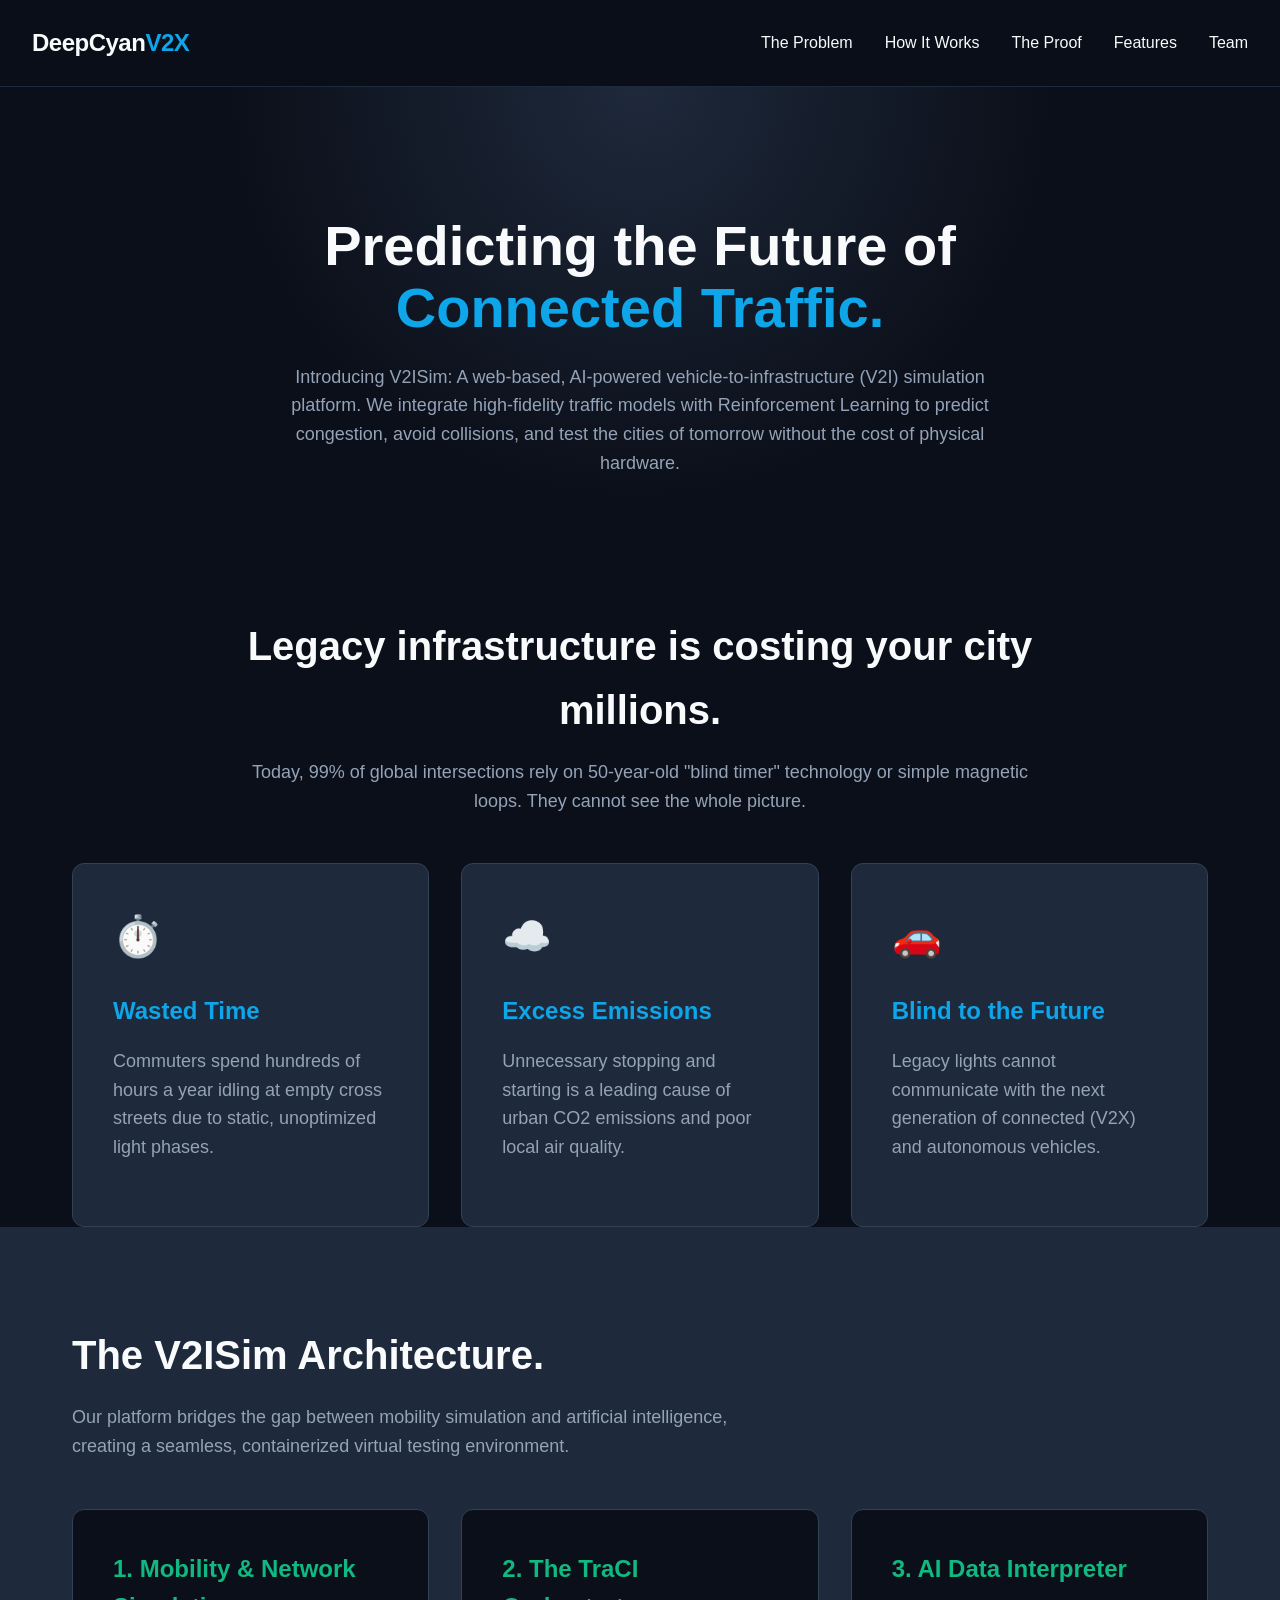
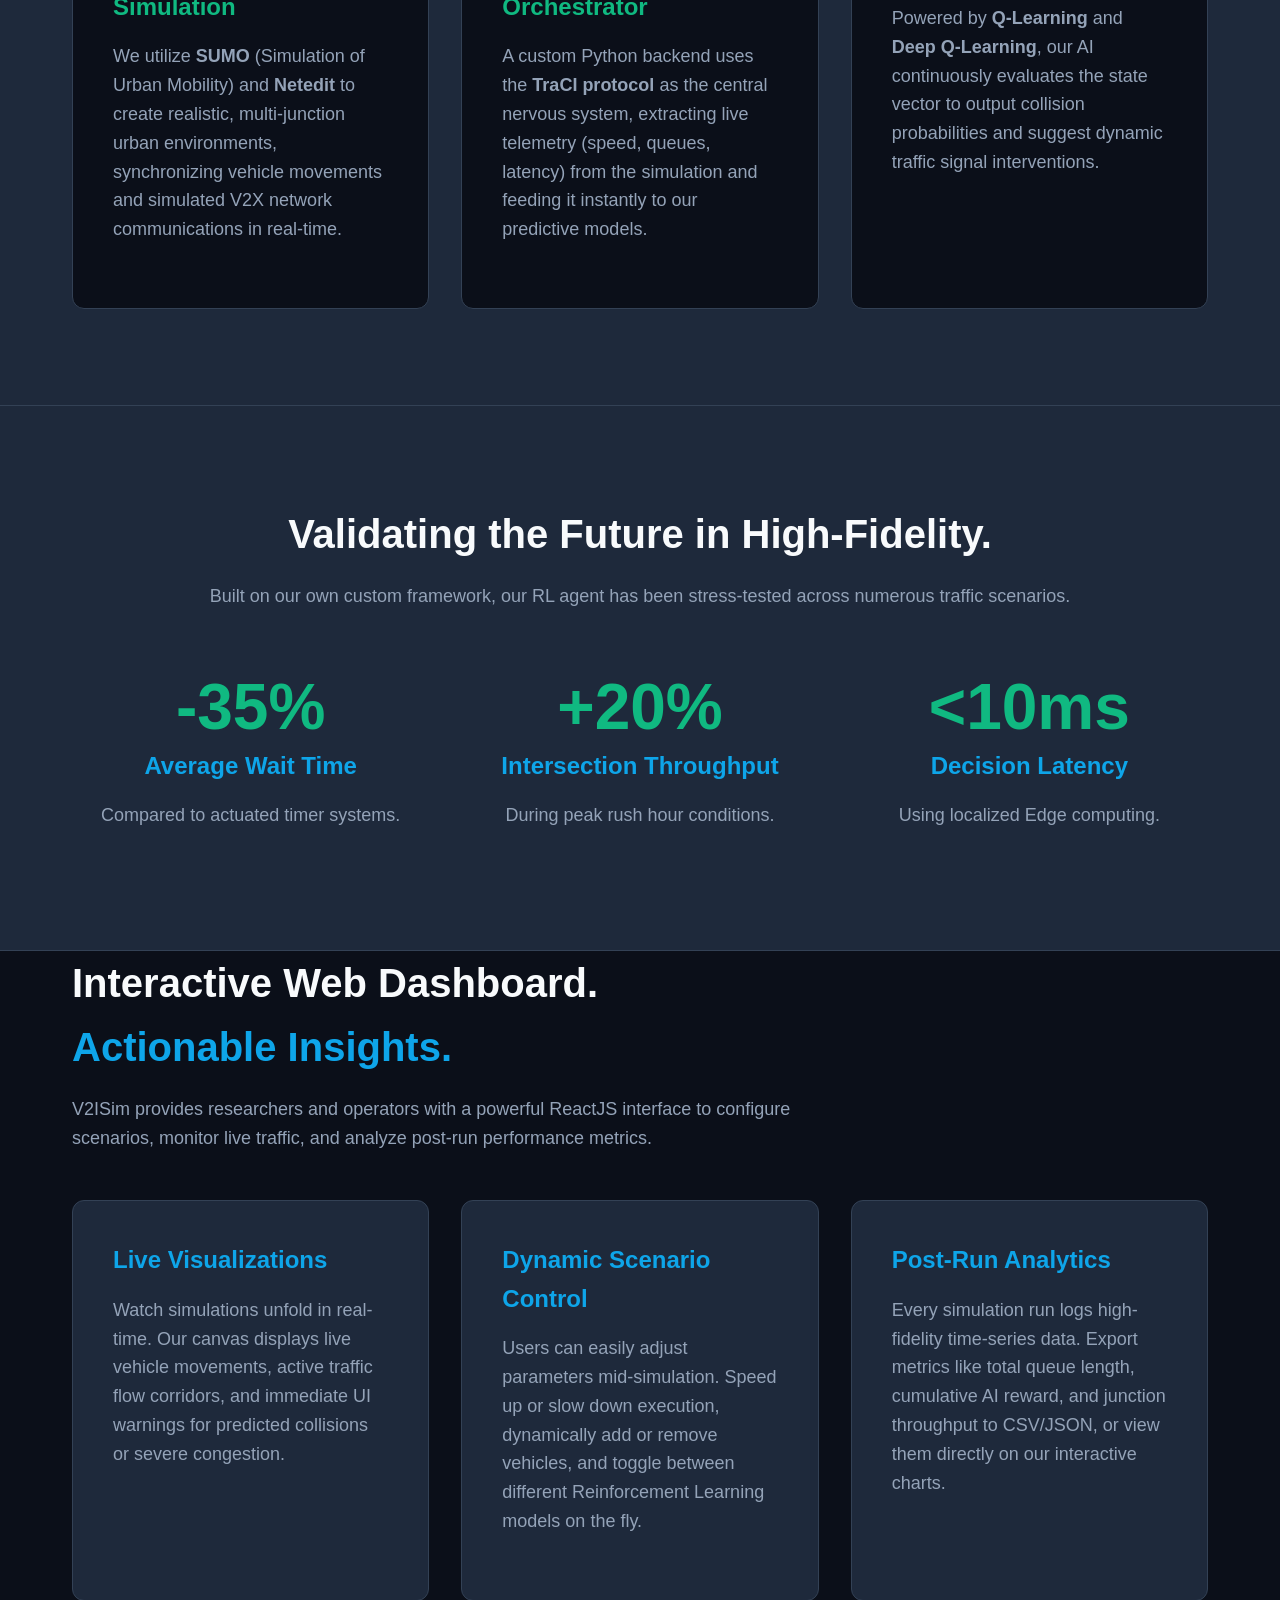
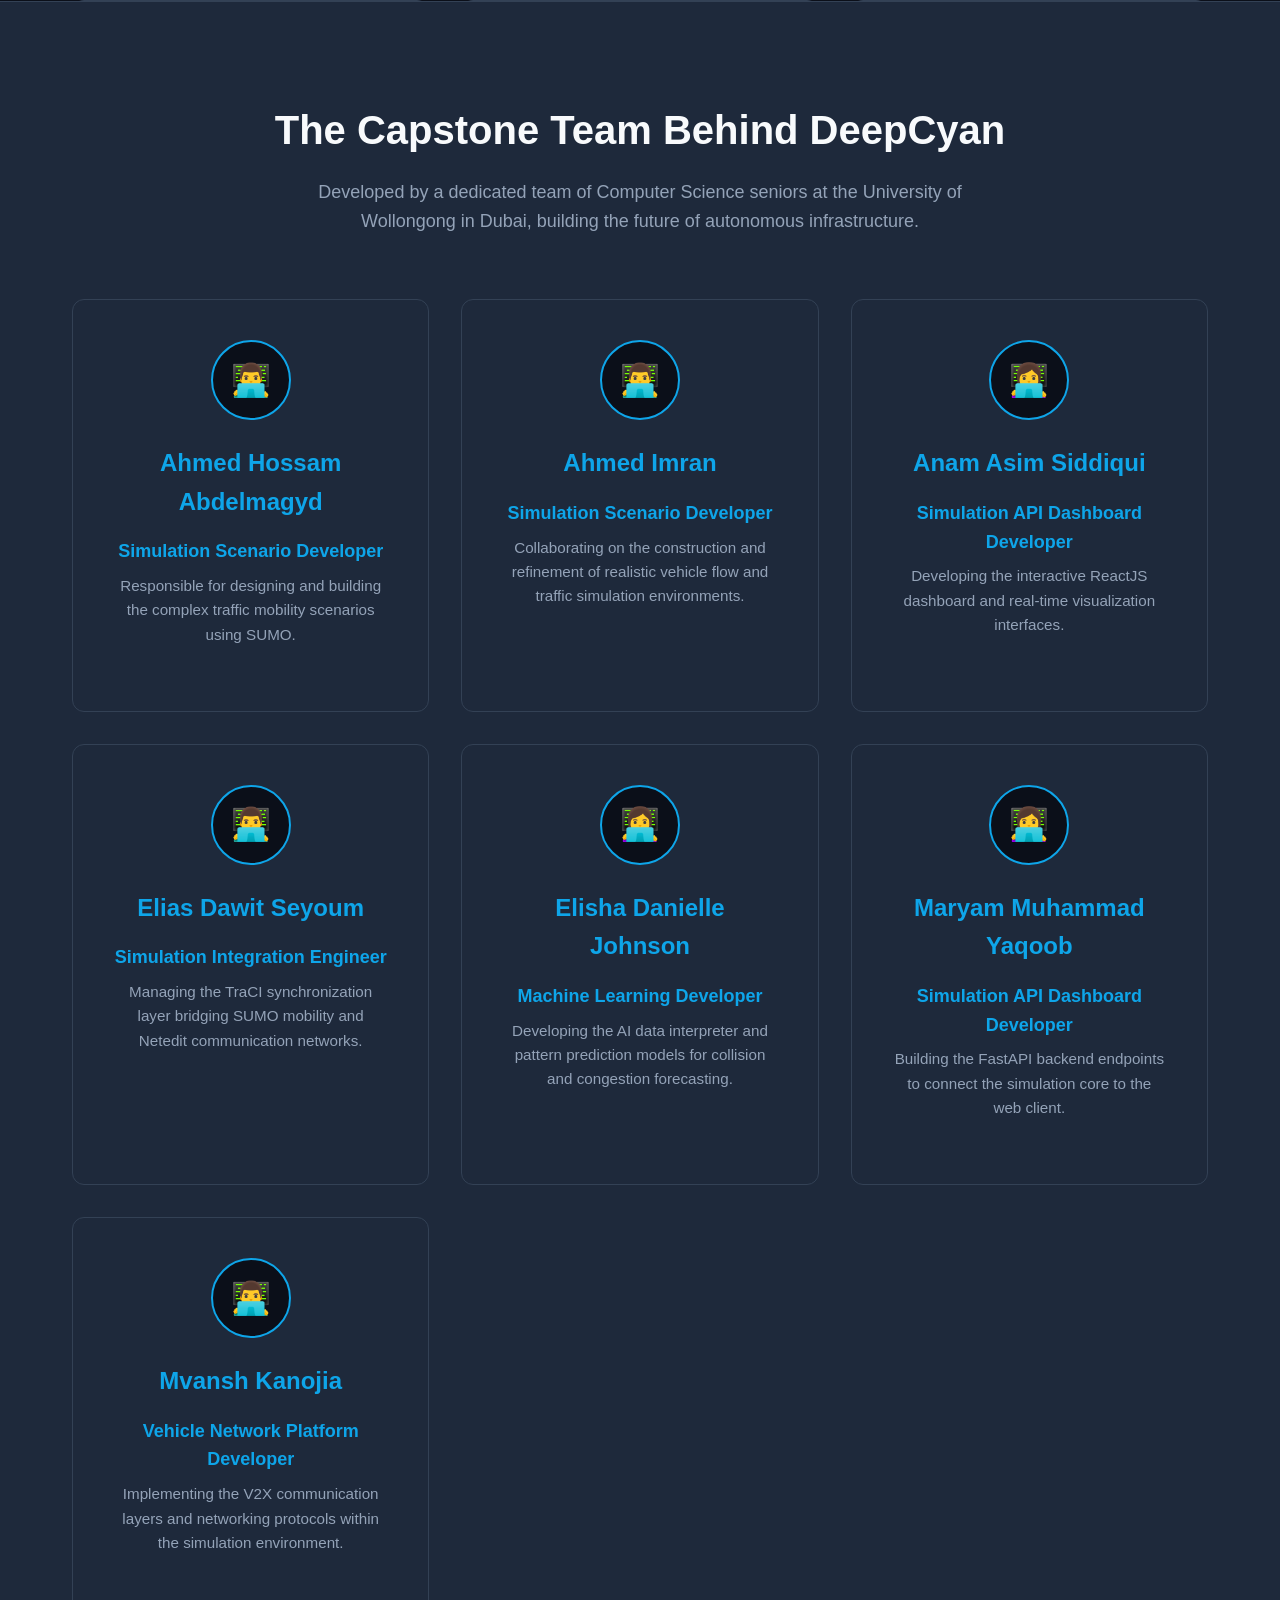
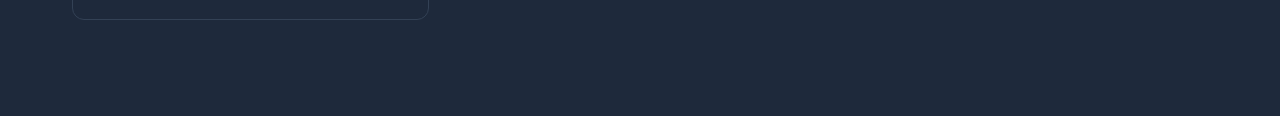
<file: DeepcyanWeb.html>
<!DOCTYPE html>
<html lang="en">
<head>
    <meta charset="UTF-8">
    <meta name="viewport" content="width=device-width, initial-scale=1.0">
    <title>DeepCyan | Autonomous Traffic Management Platform</title>
    <style>
        /* CSS Variables for Theming */
        :root {
            --bg-dark: #0b0f19;
            --bg-card: #1e293b;
            --text-main: #f8fafc;
            --text-muted: #94a3b8;
            --accent-blue: #0ea5e9;
            --accent-green: #10b981;
            --font-stack: 'Inter', -apple-system, BlinkMacSystemFont, "Segoe UI", Roboto, Helvetica, Arial, sans-serif;
        }

        /* Reset & Base Styles */
        * { margin: 0; padding: 0; box-sizing: border-box; }
        body { font-family: var(--font-stack); background-color: var(--bg-dark); color: var(--text-main); line-height: 1.6; }
        a { text-decoration: none; color: inherit; }
        ul { list-style: none; }
        
        /* Layout & Container */
        .container { max-width: 1200px; margin: 0 auto; padding: 0 2rem; }
        section { padding: 6rem 0; scroll-margin-top: 80px; }
        
        /* Typography */
        h1 { font-size: 3.5rem; line-height: 1.1; margin-bottom: 1.5rem; }
        h2 { font-size: 2.5rem; margin-bottom: 1rem; color: var(--text-main); }
        h3 { font-size: 1.5rem; margin-bottom: 1rem; color: var(--accent-blue); }
        p { color: var(--text-muted); font-size: 1.125rem; margin-bottom: 1.5rem; }
        .highlight { color: var(--accent-blue); }

        /* Navigation */
        nav { display: flex; justify-content: space-between; align-items: center; padding: 1.5rem 2rem; background: rgba(11, 15, 25, 0.9); position: sticky; top: 0; z-index: 100; backdrop-filter: blur(10px); border-bottom: 1px solid #1e293b; }
        .logo { font-size: 1.5rem; font-weight: 700; letter-spacing: -0.5px; }
        .logo span { color: var(--accent-blue); }
        .nav-links { display: flex; gap: 2rem; }
        .nav-links a:hover { color: var(--accent-blue); transition: 0.3s; }

        /* Buttons */
        .btn { display: inline-block; padding: 0.875rem 2rem; border-radius: 8px; font-weight: 600; cursor: pointer; transition: all 0.3s ease; }
        .btn-primary { background-color: var(--accent-blue); color: #fff; box-shadow: 0 4px 14px 0 rgba(14, 165, 233, 0.39); }
        .btn-primary:hover { background-color: #0284c7; transform: translateY(-2px); }
        .btn-secondary { background-color: transparent; border: 1px solid var(--text-muted); color: var(--text-main); margin-left: 1rem; }
        .btn-secondary:hover { border-color: var(--text-main); }

        /* Hero Section */
        .hero { text-align: center; padding: 8rem 0 6rem; background: radial-gradient(circle at top, #1e293b 0%, #0b0f19 50%); }
        .hero p { max-width: 700px; margin: 0 auto 2.5rem; }

        /* Grid Layouts */
        .grid-3 { display: grid; grid-template-columns: repeat(auto-fit, minmax(300px, 1fr)); gap: 2rem; margin-top: 3rem; }
        
        /* Cards */
        .card { background: var(--bg-card); padding: 2.5rem; border-radius: 12px; border: 1px solid #334155; transition: transform 0.3s ease; }
        .card:hover { transform: translateY(-5px); border-color: var(--accent-blue); }
        .card-icon { font-size: 2.5rem; margin-bottom: 1.5rem; }

        /* Stats Section */
        .stats-section { background-color: var(--bg-card); border-top: 1px solid #334155; border-bottom: 1px solid #334155; }
        .stat-box { text-align: center; }
        .stat-number { font-size: 4rem; font-weight: 700; color: var(--accent-green); line-height: 1; margin-bottom: 0.5rem;}

        /* Footer */
        footer { padding: 3rem 0; text-align: center; border-top: 1px solid #1e293b; color: var(--text-muted); }
    </style>
</head>
<body>

    <nav>
        <div class="logo">DeepCyan<span>V2X</span></div>
        <ul class="nav-links">
            <li><a href="#problem">The Problem</a></li>
            <li><a href="#solution">How It Works</a></li>
            <li><a href="#proof">The Proof</a></li>
            <li><a href="#features">Features</a></li>
            <li><a href="#team">Team</a></li>
        </ul>
    </nav>

    <section class="hero">
        <div class="container">
            <h1>Predicting the Future of <br><span class="highlight">Connected Traffic.</span></h1>
            <p>Introducing V2ISim: A web-based, AI-powered vehicle-to-infrastructure (V2I) simulation platform. We integrate high-fidelity traffic models with Reinforcement Learning to predict congestion, avoid collisions, and test the cities of tomorrow without the cost of physical hardware.</p>
        </div>
    </section>

    <section id="problem" class="container">
        <div style="text-align: center; max-width: 800px; margin: 0 auto;">
            <h2>Legacy infrastructure is costing your city millions.</h2>
            <p>Today, 99% of global intersections rely on 50-year-old "blind timer" technology or simple magnetic loops. They cannot see the whole picture.</p>
        </div>
        <div class="grid-3">
            <div class="card">
                <div class="card-icon">⏱️</div>
                <h3>Wasted Time</h3>
                <p>Commuters spend hundreds of hours a year idling at empty cross streets due to static, unoptimized light phases.</p>
            </div>
            <div class="card">
                <div class="card-icon">☁️</div>
                <h3>Excess Emissions</h3>
                <p>Unnecessary stopping and starting is a leading cause of urban CO2 emissions and poor local air quality.</p>
            </div>
            <div class="card">
                <div class="card-icon">🚗</div>
                <h3>Blind to the Future</h3>
                <p>Legacy lights cannot communicate with the next generation of connected (V2X) and autonomous vehicles.</p>
            </div>
        </div>
    </section>

    <section id="solution" style="background-color: var(--bg-card);">
        <div class="container">
            <h2>The V2ISim Architecture.</h2>
            <p style="max-width: 700px;">Our platform bridges the gap between mobility simulation and artificial intelligence, creating a seamless, containerized virtual testing environment.</p>
            
            <div class="grid-3">
                <div class="card" style="background: var(--bg-dark);">
                    <h3 style="color: var(--accent-green);">1. Mobility & Network Simulation</h3>
                    <p>We utilize <strong>SUMO</strong> (Simulation of Urban Mobility) and <strong>Netedit</strong> to create realistic, multi-junction urban environments, synchronizing vehicle movements and simulated V2X network communications in real-time.</p>
                </div>
                <div class="card" style="background: var(--bg-dark);">
                    <h3 style="color: var(--accent-green);">2. The TraCI Orchestrator</h3>
                    <p>A custom Python backend uses the <strong>TraCI protocol</strong> as the central nervous system, extracting live telemetry (speed, queues, latency) from the simulation and feeding it instantly to our predictive models.</p>
                </div>
                <div class="card" style="background: var(--bg-dark);">
                    <h3 style="color: var(--accent-green);">3. AI Data Interpreter</h3>
                    <p>Powered by <strong>Q-Learning</strong> and <strong>Deep Q-Learning</strong>, our AI continuously evaluates the state vector to output collision probabilities and suggest dynamic traffic signal interventions.</p>
                </div>
            </div>
        </div>
    </section>

    <section id="proof" class="stats-section">
        <div class="container">
            <h2 style="text-align: center;">Validating the Future in High-Fidelity.</h2>
            <p style="text-align: center; margin-bottom: 4rem;">Built on our own custom framework, our RL agent has been stress-tested across numerous traffic scenarios.</p>
            
            <div class="grid-3">
                <div class="stat-box">
                    <div class="stat-number">-35%</div>
                    <h3>Average Wait Time</h3>
                    <p>Compared to actuated timer systems.</p>
                </div>
                <div class="stat-box">
                    <div class="stat-number">+20%</div>
                    <h3>Intersection Throughput</h3>
                    <p>During peak rush hour conditions.</p>
                </div>
                <div class="stat-box">
                    <div class="stat-number">&lt;10ms</div>
                    <h3>Decision Latency</h3>
                    <p>Using localized Edge computing.</p>
                </div>
            </div>
        </div>
    </section>

    <section id="features" class="container">
        <h2>Interactive Web Dashboard. <br><span class="highlight">Actionable Insights.</span></h2>
        <p style="max-width: 800px;">V2ISim provides researchers and operators with a powerful ReactJS interface to configure scenarios, monitor live traffic, and analyze post-run performance metrics.</p>
        
        <div class="grid-3">
            <div class="card">
                <h3>Live Visualizations</h3>
                <p>Watch simulations unfold in real-time. Our canvas displays live vehicle movements, active traffic flow corridors, and immediate UI warnings for predicted collisions or severe congestion.</p>
            </div>
            <div class="card">
                <h3>Dynamic Scenario Control</h3>
                <p>Users can easily adjust parameters mid-simulation. Speed up or slow down execution, dynamically add or remove vehicles, and toggle between different Reinforcement Learning models on the fly.</p>
            </div>
            <div class="card">
                <h3>Post-Run Analytics</h3>
                <p>Every simulation run logs high-fidelity time-series data. Export metrics like total queue length, cumulative AI reward, and junction throughput to CSV/JSON, or view them directly on our interactive charts.</p>
            </div>
        </div>
    </section>

<section id="team" style="background-color: var(--bg-card); border-top: 1px solid #334155;">
        <div class="container">
            <h2 style="text-align: center;">The Capstone Team Behind DeepCyan</h2>
            <p style="text-align: center; max-width: 700px; margin: 0 auto;">Developed by a dedicated team of Computer Science seniors at the University of Wollongong in Dubai, building the future of autonomous infrastructure.</p>
            
            <div class="grid-3" style="margin-top: 4rem;">
                
                <div class="card" style="text-align: center;">
                    <div style="width: 80px; height: 80px; border-radius: 50%; background-color: var(--bg-dark); margin: 0 auto 1.5rem; display: flex; align-items: center; justify-content: center; font-size: 2rem; border: 2px solid var(--accent-blue);">👨‍💻</div>
                    <h3>Ahmed Hossam Abdelmagyd</h3>
                    <p class="highlight" style="margin-bottom: 0.5rem; font-weight: 600;">Simulation Scenario Developer</p>
                    <p style="font-size: 0.95rem;">Responsible for designing and building the complex traffic mobility scenarios using SUMO.</p>
                </div>

                <div class="card" style="text-align: center;">
                    <div style="width: 80px; height: 80px; border-radius: 50%; background-color: var(--bg-dark); margin: 0 auto 1.5rem; display: flex; align-items: center; justify-content: center; font-size: 2rem; border: 2px solid var(--accent-blue);">👨‍💻</div>
                    <h3>Ahmed Imran</h3>
                    <p class="highlight" style="margin-bottom: 0.5rem; font-weight: 600;">Simulation Scenario Developer</p>
                    <p style="font-size: 0.95rem;">Collaborating on the construction and refinement of realistic vehicle flow and traffic simulation environments.</p>
                </div>

                <div class="card" style="text-align: center;">
                    <div style="width: 80px; height: 80px; border-radius: 50%; background-color: var(--bg-dark); margin: 0 auto 1.5rem; display: flex; align-items: center; justify-content: center; font-size: 2rem; border: 2px solid var(--accent-blue);">👩‍💻</div>
                    <h3>Anam Asim Siddiqui</h3>
                    <p class="highlight" style="margin-bottom: 0.5rem; font-weight: 600;">Simulation API Dashboard Developer</p>
                    <p style="font-size: 0.95rem;">Developing the interactive ReactJS dashboard and real-time visualization interfaces.</p>
                </div>

                <div class="card" style="text-align: center;">
                    <div style="width: 80px; height: 80px; border-radius: 50%; background-color: var(--bg-dark); margin: 0 auto 1.5rem; display: flex; align-items: center; justify-content: center; font-size: 2rem; border: 2px solid var(--accent-blue);">👨‍💻</div>
                    <h3>Elias Dawit Seyoum</h3>
                    <p class="highlight" style="margin-bottom: 0.5rem; font-weight: 600;">Simulation Integration Engineer</p>
                    <p style="font-size: 0.95rem;">Managing the TraCI synchronization layer bridging SUMO mobility and Netedit communication networks.</p>
                </div>

                <div class="card" style="text-align: center;">
                    <div style="width: 80px; height: 80px; border-radius: 50%; background-color: var(--bg-dark); margin: 0 auto 1.5rem; display: flex; align-items: center; justify-content: center; font-size: 2rem; border: 2px solid var(--accent-blue);">👩‍💻</div>
                    <h3>Elisha Danielle Johnson</h3>
                    <p class="highlight" style="margin-bottom: 0.5rem; font-weight: 600;">Machine Learning Developer</p>
                    <p style="font-size: 0.95rem;">Developing the AI data interpreter and pattern prediction models for collision and congestion forecasting.</p>
                </div>

                <div class="card" style="text-align: center;">
                    <div style="width: 80px; height: 80px; border-radius: 50%; background-color: var(--bg-dark); margin: 0 auto 1.5rem; display: flex; align-items: center; justify-content: center; font-size: 2rem; border: 2px solid var(--accent-blue);">👩‍💻</div>
                    <h3>Maryam Muhammad Yaqoob</h3>
                    <p class="highlight" style="margin-bottom: 0.5rem; font-weight: 600;">Simulation API Dashboard Developer</p>
                    <p style="font-size: 0.95rem;">Building the FastAPI backend endpoints to connect the simulation core to the web client.</p>
                </div>

                <div class="card" style="text-align: center;">
                    <div style="width: 80px; height: 80px; border-radius: 50%; background-color: var(--bg-dark); margin: 0 auto 1.5rem; display: flex; align-items: center; justify-content: center; font-size: 2rem; border: 2px solid var(--accent-blue);">👨‍💻</div>
                    <h3>Mvansh Kanojia</h3>
                    <p class="highlight" style="margin-bottom: 0.5rem; font-weight: 600;">Vehicle Network Platform Developer</p>
                    <p style="font-size: 0.95rem;">Implementing the V2X communication layers and networking protocols within the simulation environment.</p>
                </div>

            </div>
        </div>
    </section>

    <script>
        const stats = document.querySelectorAll('.stat-number');
        const observer = new IntersectionObserver((entries) => {
            entries.forEach(entry => {
                if (entry.isIntersecting) {
                    entry.target.style.opacity = 1;
                    entry.target.style.transform = 'translateY(0)';
                }
            });
        });

        stats.forEach(stat => {
            stat.style.opacity = 0;
            stat.style.transform = 'translateY(20px)';
            stat.style.transition = 'all 0.6s ease-out';
            observer.observe(stat);
        });
    </script>
</body>
</html>
</file>
